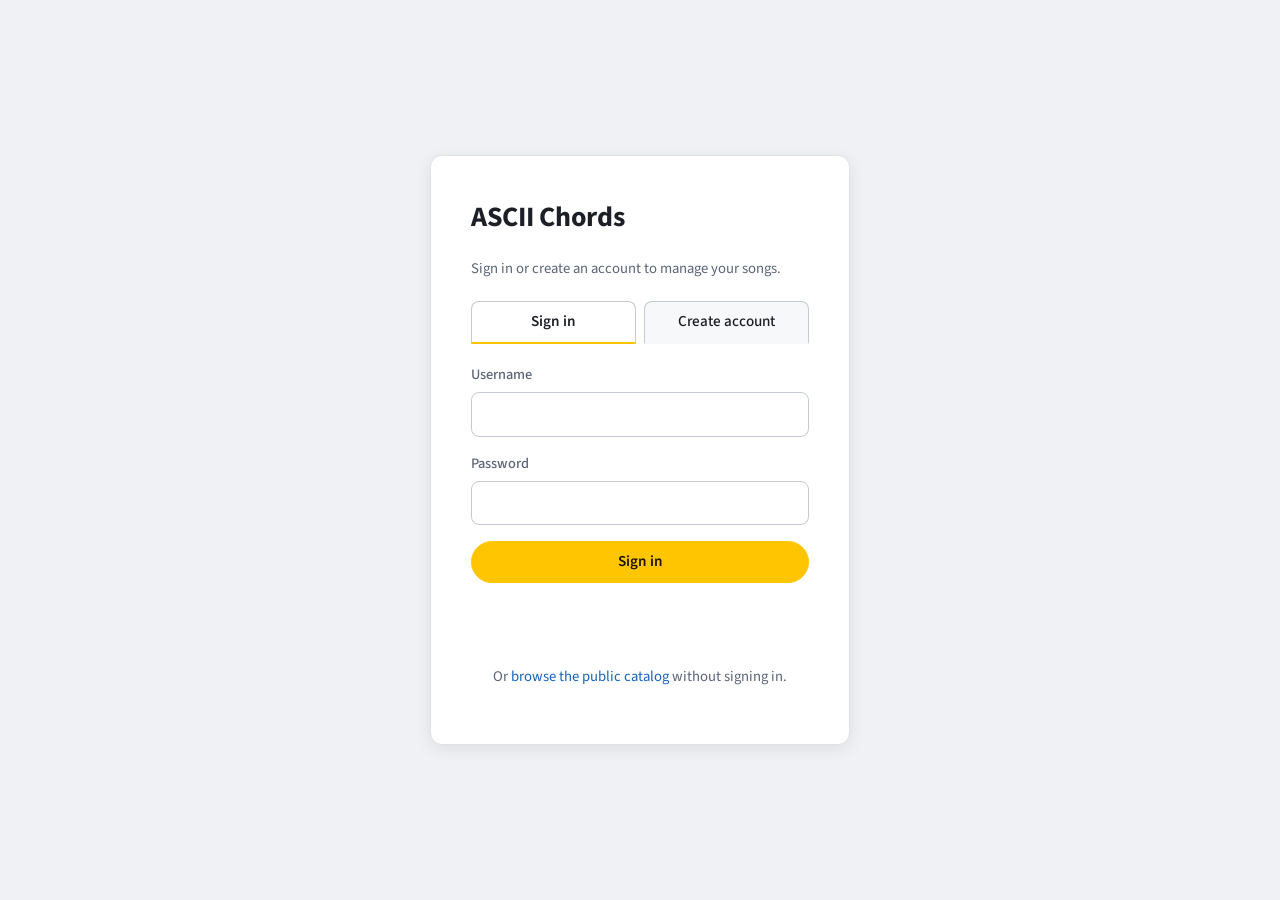
<file: src/login.html>
<!DOCTYPE html>
<html lang="en">
<head>
  <meta charset="UTF-8" />
  <meta name="viewport" content="width=device-width, initial-scale=1" />
  <title>ASCII Chords – Login</title>
  <link rel="preconnect" href="https://fonts.googleapis.com" />
  <link rel="preconnect" href="https://fonts.gstatic.com" crossorigin />
  <link href="https://fonts.googleapis.com/css2?family=JetBrains+Mono:wght@400;600&family=Source+Sans+3:wght@400;500;600;700;800&display=swap" rel="stylesheet" />
  <link rel="stylesheet" href="style.css?v=20260610-light" />
</head>
<body class="auth-body">
  <main class="auth-card">
    <h1>ASCII Chords</h1>
    <p class="muted">Sign in or create an account to manage your songs.</p>

    <div class="tabs">
      <button class="tab-btn active" data-tab="login">Sign in</button>
      <button class="tab-btn" data-tab="register">Create account</button>
    </div>

    <form id="login-form" class="auth-form" autocomplete="on">
      <label>
        Username
        <input type="text" name="username" required autocomplete="username" />
      </label>
      <label>
        Password
        <input type="password" name="password" required autocomplete="current-password" />
      </label>
      <button type="submit" class="primary">Sign in</button>
      <p class="error" data-error></p>
    </form>

    <form id="register-form" class="auth-form hidden" autocomplete="on">
      <label>
        Username
        <input type="text" name="username" required autocomplete="username" minlength="1" maxlength="50" />
      </label>
      <label>
        Password
        <input type="password" name="password" required autocomplete="new-password" minlength="6" />
      </label>
      <button type="submit" class="primary">Create account</button>
      <p class="error" data-error></p>
    </form>

    <p class="muted" style="margin-top: 1rem; text-align: center;">
      Or <a href="index.html#catalog">browse the public catalog</a> without signing in.
    </p>
  </main>

  <script>
    const tabs = document.querySelectorAll('.tab-btn');
    const loginForm = document.getElementById('login-form');
    const registerForm = document.getElementById('register-form');

    tabs.forEach(b => b.addEventListener('click', () => {
      tabs.forEach(x => x.classList.toggle('active', x === b));
      const which = b.dataset.tab;
      loginForm.classList.toggle('hidden', which !== 'login');
      registerForm.classList.toggle('hidden', which !== 'register');
    }));

    async function getCsrf() {
      const r = await fetch('/api/csrf', { credentials: 'same-origin' });
      const j = await r.json();
      return j.token;
    }

    async function submitAuth(form, action) {
      const errEl = form.querySelector('[data-error]');
      errEl.textContent = '';
      const fd = new FormData(form);
      const csrf = await getCsrf();

      try {
        const r = await fetch('/api/auth/' + action, {
          method: 'POST',
          credentials: 'same-origin',
          headers: { 'Content-Type': 'application/json', 'X-CSRF-Token': csrf },
          body: JSON.stringify({
            username: fd.get('username'),
            password: fd.get('password'),
          }),
        });
        const j = await r.json();
        if (!r.ok) { errEl.textContent = j.error || 'Failed'; return; }
        window.location.href = 'index.html';
      } catch (e) {
        errEl.textContent = e.message;
      }
    }

    loginForm.addEventListener('submit', e => { e.preventDefault(); submitAuth(loginForm, 'login'); });
    registerForm.addEventListener('submit', e => { e.preventDefault(); submitAuth(registerForm, 'register'); });
  </script>
</body>
</html>
</file>
<file: src/style.css>
:root {
  --bg: #f0f1f4;
  --panel: #ffffff;
  --panel-2: #f7f8fa;
  --border: #dde1e8;
  --border-strong: #c5cad4;
  --text: #1c1f26;
  --muted: #5c6478;
  --accent: #ffc600;
  --accent-hover: #e6b200;
  --accent-text: #1a1300;
  --danger: #dc2626;
  --danger-bg: #fef2f2;
  --success: #16a34a;
  --chord: #1565c0;
  --section: #c2410c;
  --beat: rgba(255, 198, 0, 0.35);
  --shadow-sm: 0 1px 3px rgba(28, 31, 38, 0.06);
  --shadow-md: 0 4px 16px rgba(28, 31, 38, 0.08);
  --sans: 'Source Sans 3', -apple-system, BlinkMacSystemFont, 'Segoe UI', Roboto, sans-serif;
  --mono: 'JetBrains Mono', 'Roboto Mono', 'Courier New', Courier, monospace;
  --radius: 8px;
  --radius-lg: 12px;
}

* { box-sizing: border-box; }

html, body {
  margin: 0;
  padding: 0;
  background: var(--bg);
  color: var(--text);
  font-family: var(--sans);
  font-size: 16px;
  line-height: 1.55;
}

a { color: var(--chord); text-decoration: none; }
a:hover { text-decoration: underline; }

h1, h2, h3 {
  font-weight: 700;
  letter-spacing: -0.01em;
}

h2 {
  font-size: 1.65rem;
  margin: 0;
}

button, .primary {
  background: var(--panel);
  color: var(--text);
  border: 1px solid var(--border-strong);
  padding: 0.55em 1.1em;
  border-radius: 999px;
  cursor: pointer;
  font: inherit;
  font-size: 0.95rem;
  font-weight: 500;
  white-space: nowrap;
  transition: background 0.15s, border-color 0.15s;
}
button:hover { background: var(--panel-2); }
button.primary, a.primary {
  background: var(--accent);
  color: var(--accent-text);
  border-color: var(--accent);
  font-weight: 600;
  display: inline-block;
  text-decoration: none;
}
button.primary:hover, a.primary:hover {
  background: var(--accent-hover);
  border-color: var(--accent-hover);
  text-decoration: none;
}
button.danger {
  background: var(--danger-bg);
  color: var(--danger);
  border-color: #fca5a5;
}
button.danger:hover { background: #fee2e2; }
.link-btn {
  background: transparent;
  border: none;
  color: var(--muted);
  cursor: pointer;
  padding: 0.35em 0.65em;
  border-radius: var(--radius);
}
.link-btn:hover { color: var(--text); text-decoration: underline; }

input, select, textarea {
  background: var(--panel);
  color: var(--text);
  border: 1px solid var(--border-strong);
  padding: 0.55em 0.75em;
  border-radius: var(--radius);
  font: inherit;
  font-size: 0.95rem;
}
input:focus, select:focus, textarea:focus {
  outline: 2px solid var(--accent);
  outline-offset: 0;
  border-color: var(--accent);
}
.hidden { display: none !important; }
.muted { color: var(--muted); font-size: 0.92em; }
.error { color: var(--danger); min-height: 1.2em; }


.topbar {
  display: flex;
  align-items: center;
  gap: 2rem;
  padding: 0.85rem 1.75rem;
  background: var(--panel);
  border-bottom: 1px solid var(--border);
  box-shadow: var(--shadow-sm);
  position: sticky;
  top: 0;
  z-index: 50;
}
.topbar .brand a {
  font-weight: 800;
  color: var(--text);
  font-size: 1.2rem;
  text-decoration: none;
  letter-spacing: -0.02em;
}
.topbar .brand a:hover { color: var(--chord); }
.topbar nav {
  display: flex;
  gap: 1.25rem;
  flex: 1;
}
.topbar nav a {
  color: var(--muted);
  font-weight: 500;
  font-size: 0.95rem;
  text-decoration: none;
}
.topbar nav a:hover { color: var(--text); text-decoration: none; }
.topbar .user-menu {
  display: flex;
  align-items: center;
  gap: 0.75rem;
  font-size: 0.92rem;
}

.container {
  max-width: 1200px;
  margin: 0 auto;
  padding: 1.75rem 1.75rem 3rem;
}


.auth-body {
  display: flex;
  align-items: center;
  justify-content: center;
  min-height: 100vh;
  background: var(--bg);
}
.auth-card {
  background: var(--panel);
  border: 1px solid var(--border);
  border-radius: var(--radius-lg);
  padding: 2.5rem;
  max-width: 420px;
  width: 100%;
  box-shadow: var(--shadow-md);
}
.auth-card h1 { margin-top: 0; font-size: 1.75rem; }
.tabs {
  display: flex;
  gap: 0.5rem;
  margin: 1.25rem 0;
}
.tab-btn {
  flex: 1;
  background: var(--panel-2);
  border-bottom: 2px solid transparent;
  border-radius: var(--radius) var(--radius) 0 0;
}
.tab-btn.active {
  border-bottom-color: var(--accent);
  color: var(--text);
  font-weight: 600;
  background: var(--panel);
}
.auth-form {
  display: flex;
  flex-direction: column;
  gap: 1rem;
}
.auth-form label {
  display: flex;
  flex-direction: column;
  gap: 0.35rem;
  font-size: 0.9em;
  color: var(--muted);
  font-weight: 500;
}
.auth-form input { font-size: 1rem; }


.library-header {
  display: flex;
  flex-wrap: wrap;
  align-items: center;
  gap: 1.25rem;
  justify-content: space-between;
  margin-bottom: 1.5rem;
}
.library-controls {
  display: flex;
  flex-wrap: wrap;
  gap: 0.65rem;
  align-items: center;
}
.library-controls input[type="search"] {
  min-width: 220px;
}
.card-grid {
  display: grid;
  gap: 1.25rem;
  grid-template-columns: repeat(auto-fill, minmax(300px, 1fr));
}
.song-card {
  background: var(--panel);
  border: 1px solid var(--border);
  border-radius: var(--radius-lg);
  padding: 1.35rem 1.5rem;
  display: flex;
  flex-direction: column;
  gap: 0.55rem;
  box-shadow: var(--shadow-sm);
  transition: box-shadow 0.15s, border-color 0.15s;
}
.song-card:hover {
  border-color: var(--border-strong);
  box-shadow: var(--shadow-md);
}
.song-card h3 {
  margin: 0;
  font-size: 1.2rem;
  line-height: 1.3;
}
.song-card .meta-row {
  color: var(--muted);
  font-size: 0.9em;
  line-height: 1.45;
}
.song-card .badges {
  display: flex;
  flex-wrap: wrap;
  gap: 0.45rem;
  margin-top: 0.15rem;
}
.badge {
  display: inline-block;
  background: var(--panel-2);
  border: 1px solid var(--border);
  padding: 0.2em 0.65em;
  border-radius: 999px;
  font-size: 0.78em;
  font-weight: 500;
}
.badge.diff-Beginner    { color: #047857; background: #ecfdf5; border-color: #a7f3d0; }
.badge.diff-Intermediate{ color: #b45309; background: #fffbeb; border-color: #fde68a; }
.badge.diff-Advanced    { color: #b91c1c; background: #fef2f2; border-color: #fecaca; }
.song-card .actions {
  display: flex;
  gap: 0.55rem;
  margin-top: 0.85rem;
  padding-top: 0.85rem;
  border-top: 1px solid var(--border);
  flex-wrap: wrap;
  align-items: center;
}
.song-card .actions a,
.song-card .actions button {
  font-size: 0.88rem;
}


.editor-view {
  display: flex;
  flex-direction: column;
  gap: 1.1rem;
}
.editor-meta-bar {
  display: flex;
  gap: 0.85rem;
}
.editor-meta-bar .big {
  flex: 1;
  font-size: 1.35rem;
  font-weight: 600;
  padding: 0.65em 0.85em;
}
.editor-meta-grid {
  display: grid;
  grid-template-columns: repeat(auto-fit, minmax(170px, 1fr));
  gap: 0.85rem;
  background: var(--panel);
  border: 1px solid var(--border);
  border-radius: var(--radius-lg);
  padding: 1.25rem;
}
.editor-meta-grid label {
  display: flex;
  flex-direction: column;
  gap: 0.3rem;
  font-size: 0.82em;
  color: var(--muted);
  font-weight: 600;
  text-transform: uppercase;
  letter-spacing: 0.03em;
}
.editor-meta-grid label.full { grid-column: 1 / -1; }
.editor-meta-grid label.full textarea { text-transform: none; font-weight: 400; letter-spacing: normal; }
.editor-meta-grid input,
.editor-meta-grid select,
.editor-meta-grid textarea {
  text-transform: none;
  font-weight: 400;
  letter-spacing: normal;
}

.editor-split {
  display: grid;
  grid-template-columns: 1fr 1fr;
  gap: 1rem;
  min-height: 60vh;
}
@media (max-width: 980px) {
  .editor-split { grid-template-columns: 1fr; }
}

.editor-view.read-only .editor-split { grid-template-columns: 1fr; }
.editor-view.read-only #raw-editor { display: none; }
.editor-view.read-only .preview {
  border-color: var(--chord);
  min-height: 50vh;
  max-height: none;
}
.editor-view.read-only .editor-meta-grid,
.editor-view.read-only .editor-meta-bar {
  opacity: 0.85;
}
.editor-view.read-only .editor-toolbar {
  border-color: var(--border-strong);
}

#raw-editor, .preview {
  background: var(--panel);
  border: 1px solid var(--border);
  border-radius: var(--radius-lg);
  padding: 1.1rem 1.25rem;
  font-family: var(--mono);
  font-size: 15px;
  line-height: 1.55;
  white-space: pre;
  overflow: auto;
  min-height: 60vh;
  max-height: 70vh;
  box-shadow: var(--shadow-sm);
}
#raw-editor { resize: vertical; color: var(--text); }
.preview { white-space: normal; }

.preview .section-label {
  color: var(--section);
  margin: 0.75em 0 0.25em;
  font-family: var(--mono);
  font-size: 1.05em;
  font-weight: 700;
  letter-spacing: 0.04em;
}
.preview .chord-lyric-pair {
  font-family: var(--mono);
  white-space: pre;
  margin: 0.1em 0;
}
.preview .chord-row {
  color: var(--chord);
  font-weight: 700;
}
.preview .chord-token {
  cursor: pointer;
  border-bottom: 1px dotted var(--chord);
}
.preview .chord-token:hover {
  background: rgba(21, 101, 192, 0.08);
}
.preview .chord-token.chord-missing {
  color: var(--danger);
  border-bottom-color: var(--danger);
}
.preview .lyric-row { color: var(--text); }
.preview .lyric { font-family: var(--mono); white-space: pre; }
.preview .tab-block {
  background: var(--panel-2);
  border: 1px solid var(--border);
  padding: 0.75rem 1rem;
  border-radius: var(--radius);
  white-space: pre;
  overflow-x: auto;
  font-family: var(--mono);
  margin: 0.6em 0;
}
.preview .tab-block.beat-active .col-active {
  background: var(--beat);
}
.preview .br { display: block; height: 0.9em; }


.editor-toolbar {
  display: flex;
  flex-direction: column;
  gap: 1rem;
  padding: 1.25rem 1.5rem;
  background: var(--panel);
  border: 1px solid var(--border);
  border-radius: var(--radius-lg);
  box-shadow: var(--shadow-sm);
}
.toolbar-row {
  display: flex;
  flex-wrap: wrap;
  gap: 1rem 1.5rem;
  align-items: center;
}
.toolbar-group {
  display: flex;
  flex-wrap: wrap;
  gap: 0.55rem;
  align-items: center;
}
.toolbar-group + .toolbar-group {
  padding-left: 1.25rem;
  border-left: 1px solid var(--border);
}
@media (max-width: 700px) {
  .toolbar-group + .toolbar-group {
    padding-left: 0;
    border-left: none;
    width: 100%;
  }
}
.toolbar-label {
  font-size: 0.78rem;
  font-weight: 700;
  text-transform: uppercase;
  letter-spacing: 0.05em;
  color: var(--muted);
  margin-right: 0.15rem;
}
.toolbar-row label {
  display: flex;
  align-items: center;
  gap: 0.5rem;
  font-size: 0.92rem;
  color: var(--text);
  font-weight: 500;
}
#bpm-display { width: 4.5rem; }
.player-status {
  color: var(--muted);
  font-size: 0.88em;
  min-width: 9rem;
}
.player-status[data-state="ready"],
.player-status[data-state="playing"] { color: var(--success); }
.player-status[data-state="loading"] { color: #b45309; }
.player-status[data-state="partial"],
.player-status[data-state="fallback"] { color: var(--danger); }
.chord-validation {
  background: #fef2f2;
  border: 1px solid #fecaca;
  border-radius: var(--radius);
  padding: 0.75rem 1rem;
  color: #991b1b;
  font-size: 0.92em;
}
.chord-validation span {
  display: inline-block;
  margin: 0.2rem 0.25rem;
  padding: 0.1rem 0.4rem;
  border: 1px solid #fca5a5;
  border-radius: 4px;
  font-family: var(--mono);
  background: var(--panel);
}
.chord-validation em {
  display: block;
  margin-top: 0.35rem;
  color: var(--muted);
  font-style: normal;
}


.popover {
  position: absolute;
  z-index: 200;
  background: var(--panel);
  border: 1px solid var(--border-strong);
  border-radius: var(--radius-lg);
  padding: 1rem 1.15rem;
  min-width: 240px;
  font-family: var(--mono);
  font-size: 13px;
  white-space: pre;
  box-shadow: var(--shadow-md);
}
.popover .popover-title {
  font-weight: 700;
  color: var(--text);
  font-family: var(--sans);
  margin-bottom: 0.4rem;
  font-size: 1rem;
}
.popover .popover-actions {
  margin-top: 0.75rem;
  display: flex;
  gap: 0.45rem;
  flex-wrap: wrap;
  font-family: var(--sans);
}


.chord-grid {
  display: grid;
  gap: 1rem;
  grid-template-columns: repeat(auto-fill, minmax(160px, 1fr));
}
.chords-dict-view header {
  display: flex;
  flex-wrap: wrap;
  gap: 0.75rem;
  align-items: center;
  justify-content: space-between;
  margin-bottom: 1.5rem;
}
.chords-dict-view header input[type="search"] {
  min-width: 240px;
  flex: 1;
  max-width: 360px;
}
.chord-card {
  background: var(--panel);
  border: 1px solid var(--border);
  border-radius: var(--radius-lg);
  padding: 1rem 1.1rem 0.85rem;
  font-family: var(--mono);
  display: flex;
  flex-direction: column;
  align-items: center;
  box-shadow: var(--shadow-sm);
}
.chord-card pre {
  margin: 0;
  padding: 0;
  font-size: 12px;
  line-height: 1.35;
  white-space: pre;
  text-align: center;
}
.chord-card-name {
  font-family: var(--sans);
  font-weight: 700;
  font-size: 1.05rem;
  margin-bottom: 0.5rem;
  color: var(--text);
  display: flex;
  align-items: baseline;
  justify-content: space-between;
  gap: 0.5rem;
  width: 100%;
}
.chord-card-name .muted {
  font-weight: 400;
  font-size: 0.8em;
}


.badge-public  { color: #047857; background: #ecfdf5; border-color: #a7f3d0; }
.badge-private { color: var(--muted); background: var(--panel-2); }
.readonly-banner {
  background: #eff6ff;
  border: 1px solid #bfdbfe;
  border-radius: var(--radius);
  padding: 0.75rem 1.1rem;
  margin-bottom: 0.75rem;
  color: var(--chord);
}
.readonly-banner a { color: var(--chord); text-decoration: underline; }

[data-guest-only] { display: none; }
body.guest-mode [data-auth-only] { display: none; }
body.guest-mode [data-guest-only] { display: inline-flex; }

.editor-meta-grid label.checkbox {
  flex-direction: row;
  align-items: center;
  gap: 0.55rem;
  color: var(--text);
  font-size: 0.92em;
  text-transform: none;
  letter-spacing: normal;
}
.editor-meta-grid label.checkbox input { width: auto; margin: 0; }


.help-view {
  line-height: 1.75;
  background: var(--panel);
  border: 1px solid var(--border);
  border-radius: var(--radius-lg);
  padding: 2rem 2.5rem;
  box-shadow: var(--shadow-sm);
}
.help-view h2 {
  margin-top: 0;
  color: var(--text);
  font-size: 1.75rem;
  margin-bottom: 0.5rem;
}
.help-view h3 {
  color: var(--text);
  margin-top: 2rem;
  border-bottom: 1px solid var(--border);
  padding-bottom: 0.4em;
  font-size: 1.15rem;
}
.help-view p { margin: 0.85em 0; }
.help-view ul { padding-left: 1.4rem; }
.help-view li { margin: 0.4em 0; }
.help-view code {
  background: var(--panel-2);
  border: 1px solid var(--border);
  border-radius: 4px;
  padding: 0.1em 0.45em;
  font-family: var(--mono);
  font-size: 0.9em;
  color: var(--chord);
}
.help-view pre {
  background: var(--panel-2);
  border: 1px solid var(--border);
  border-radius: var(--radius);
  padding: 1rem 1.25rem;
  font-family: var(--mono);
  font-size: 14px;
  overflow-x: auto;
  color: var(--text);
  line-height: 1.5;
}


.toast {
  position: fixed;
  bottom: 1.75rem;
  right: 1.75rem;
  background: var(--panel);
  color: var(--text);
  border: 1px solid var(--border);
  border-left: 4px solid var(--accent);
  padding: 0.85rem 1.35rem;
  border-radius: var(--radius);
  z-index: 300;
  box-shadow: var(--shadow-md);
  animation: toast-in 0.2s ease-out;
  font-size: 0.95rem;
}
.toast.error { border-left-color: var(--danger); }
.toast.success { border-left-color: var(--success); }
@keyframes toast-in {
  from { opacity: 0; transform: translateY(10px); }
  to   { opacity: 1; transform: translateY(0); }
}


.modal-backdrop {
  position: fixed;
  inset: 0;
  background: rgba(28, 31, 38, 0.4);
  display: flex;
  align-items: center;
  justify-content: center;
  z-index: 250;
  animation: toast-in 0.15s ease-out;
}
.modal-backdrop.hidden { display: none; }
.modal {
  background: var(--panel);
  border: 1px solid var(--border);
  border-radius: var(--radius-lg);
  padding: 1.5rem;
  max-width: 720px;
  width: 95%;
  max-height: 90vh;
  overflow: auto;
  box-shadow: var(--shadow-md);
}
.modal-header {
  display: flex;
  justify-content: space-between;
  align-items: center;
  margin-bottom: 0.75rem;
}
.modal-header h3 { margin: 0; color: var(--text); font-size: 1.25rem; }
.modal-actions {
  display: flex;
  gap: 0.65rem;
  justify-content: flex-end;
  margin-top: 1rem;
}

.tab-editor-options {
  display: flex;
  gap: 0.5rem;
  align-items: center;
  margin-top: 0.6rem;
}
.tab-editor-options label {
  display: flex;
  gap: 0.4rem;
  align-items: center;
}
.tab-grid {
  background: var(--panel-2);
  border: 1px solid var(--border);
  border-radius: var(--radius);
  padding: 0.85rem;
  margin: 0.75rem 0;
  display: flex;
  flex-direction: column;
  gap: 0.3rem;
  font-family: var(--mono);
  overflow-x: auto;
}
.tab-row {
  display: flex;
  align-items: center;
  gap: 0.3rem;
}
.tab-string {
  width: 1.6rem;
  text-align: right;
  color: var(--muted);
  font-family: var(--mono);
  font-size: 0.95em;
  flex-shrink: 0;
}
.tab-cell {
  width: 2.5rem;
  height: 2rem;
  text-align: center;
  font-family: var(--mono);
  font-size: 0.9em;
  padding: 0.1em 0.2em;
  border-radius: 4px;
}
.tab-cell.beat-start {
  border-left: 2px solid var(--accent);
}
.tab-cell:focus {
  background: var(--panel);
  outline: 2px solid var(--accent);
}
.tab-grid-preview {
  background: var(--panel-2);
  border: 1px solid var(--border);
  border-radius: var(--radius);
  padding: 0.85rem 1.1rem;
  font-family: var(--mono);
  font-size: 13px;
  white-space: pre;
  overflow-x: auto;
  margin: 0.5rem 0;
  color: var(--text);
}


@media print {
  body { background: white; color: black; }
  .no-print, .editor-toolbar, .editor-meta-bar, .editor-meta-grid,
  #raw-editor, .topbar, #toast, #chord-popover { display: none !important; }
  .container { max-width: none; padding: 0; }
  .editor-split { grid-template-columns: 1fr; }
  .preview {
    background: white;
    border: none;
    color: black;
    max-height: none;
    min-height: auto;
    overflow: visible;
    box-shadow: none;
  }
  .preview .section-label { color: #b45309; }
  .preview .chord-row { color: #1d4ed8; }
  .preview .tab-block { background: #f5f5f5; color: black; border: 1px solid #ddd; }
}
</file>
